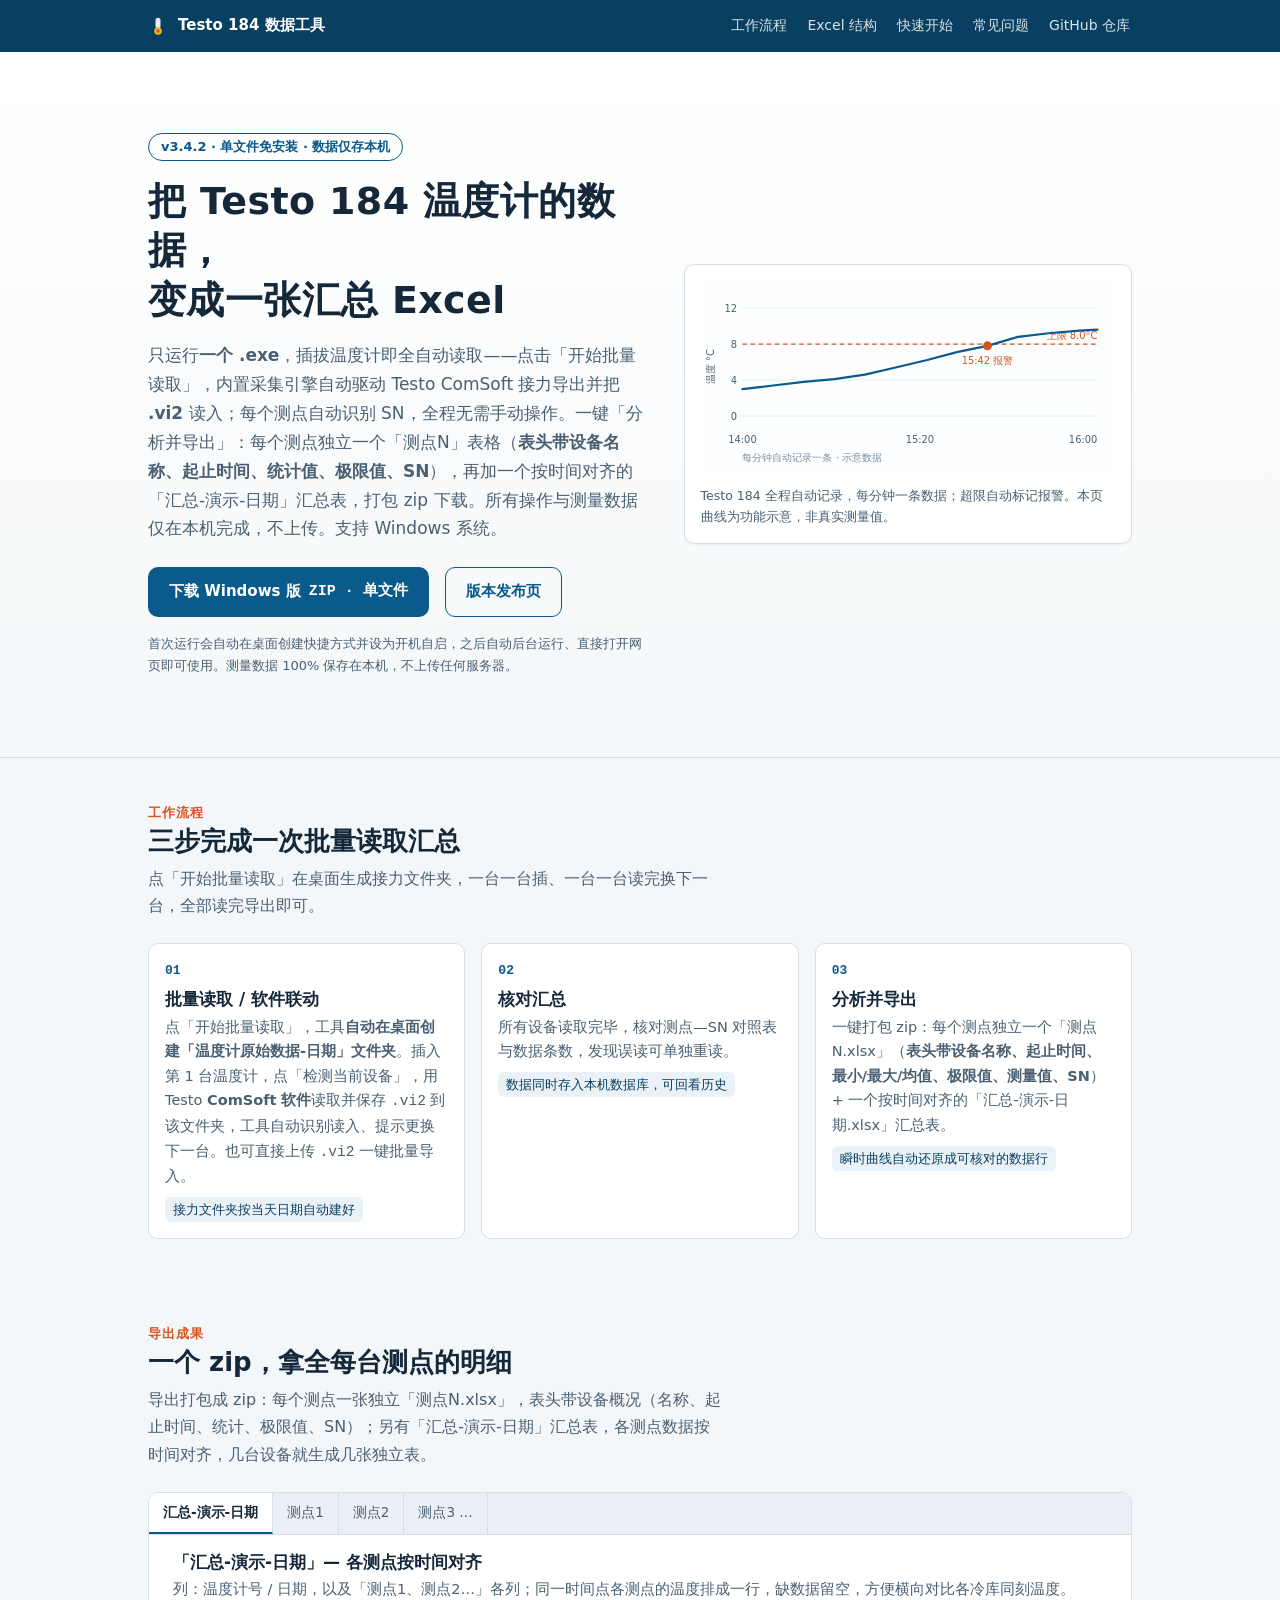
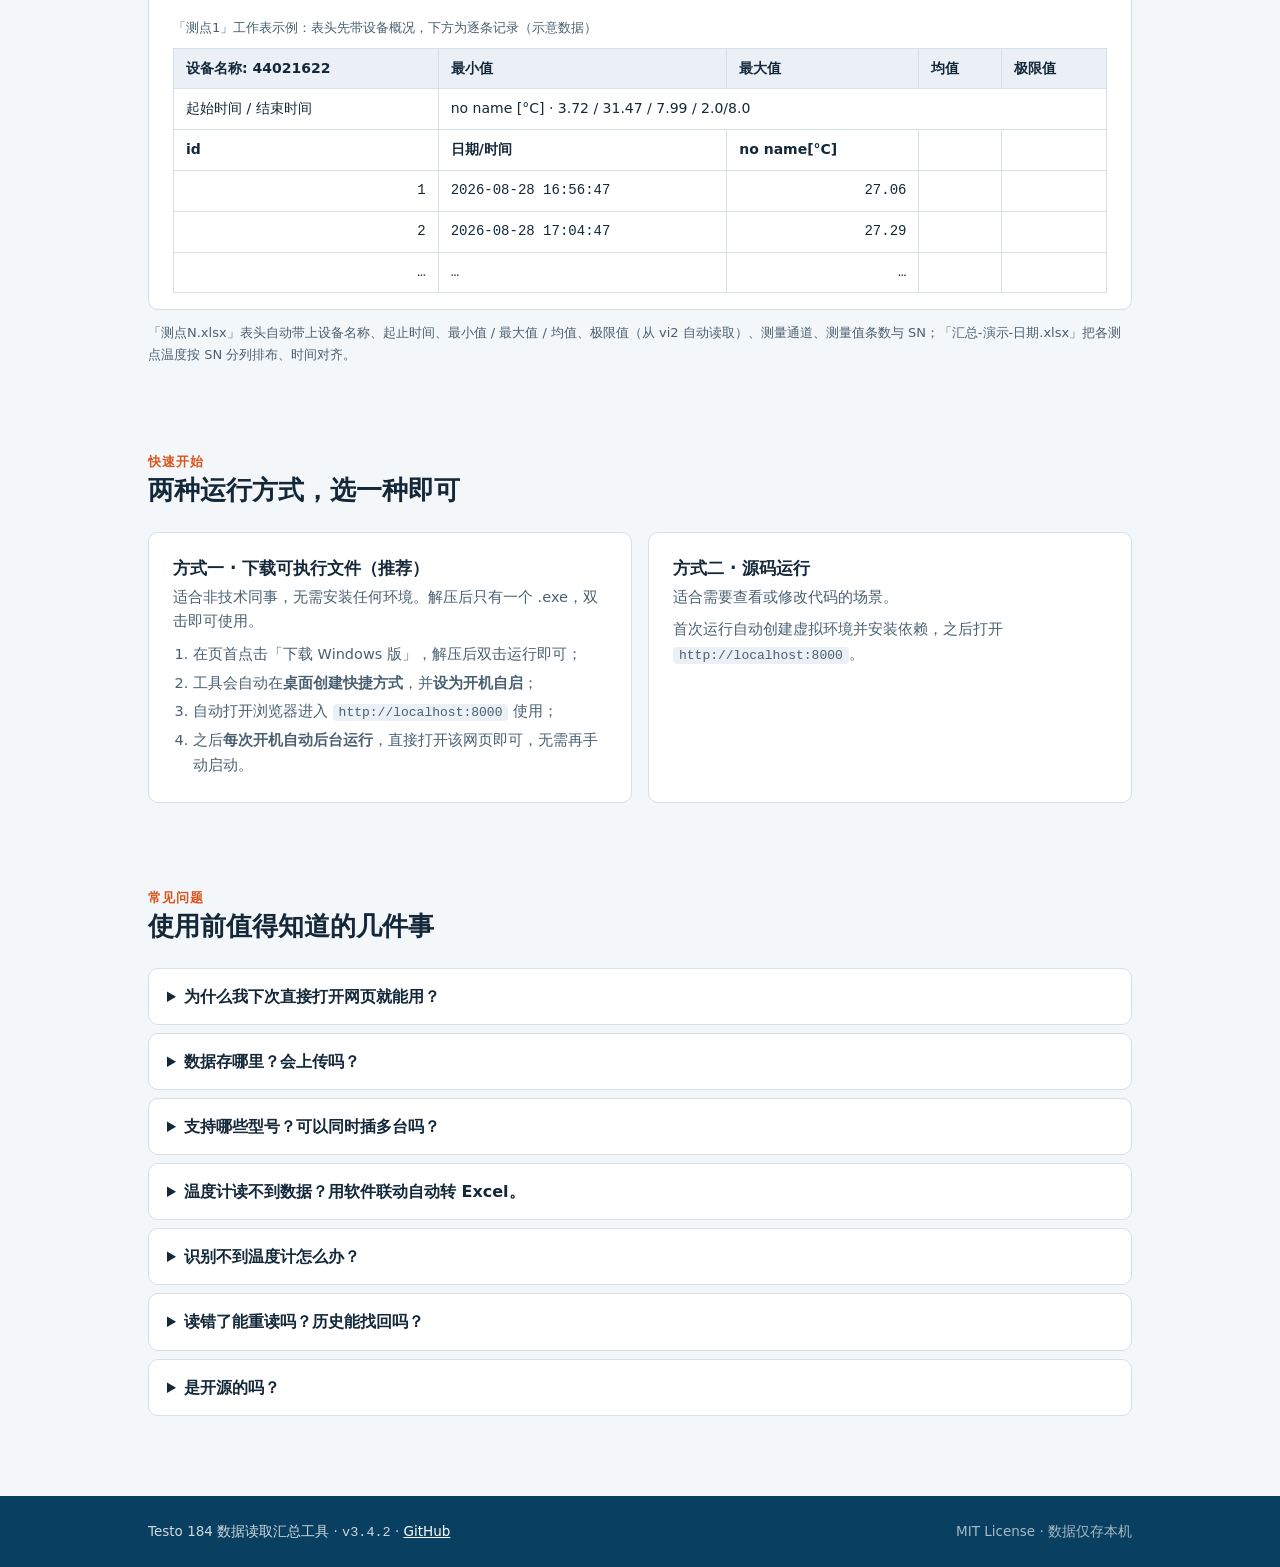
<file: index.html>
<!doctype html>
<html lang="zh-CN">
<head>
<meta charset="UTF-8">
<meta name="viewport" content="width=device-width, initial-scale=1.0">
<title>Testo 184 数据读取汇总工具 · 下载与使用说明</title>
<style>
:root{
  --canvas:#F4F7F9;--surface:#FFFFFF;--ink:#14283A;--ink-2:#4A6072;--line:#D5DFE6;
  --brand:#0A5A8C;--brand-deep:#093F60;--accent:#D9531E;--on-brand:#FFFFFF;
  --mono:ui-monospace,SFMono-Regular,Menlo,Consolas,"Liberation Mono",monospace;
  --sans:system-ui,-apple-system,BlinkMacSystemFont,"Segoe UI","PingFang SC","Hiragino Sans GB","Microsoft YaHei",sans-serif;
  --radius:10px;--sp-1:8px;--sp-2:16px;--sp-3:24px;--sp-4:40px;
  --pad-x:clamp(16px,4vw,48px);--focus:#0A5A8C;
}
*{box-sizing:border-box}
html{scroll-behavior:smooth}
body{margin:0;background:var(--canvas);color:var(--ink);font-family:var(--sans);font-size:16px;line-height:1.7;-webkit-font-smoothing:antialiased;overflow-x:hidden}
a{color:var(--brand)}a:hover{color:var(--brand-deep)}
:focus-visible{outline:3px solid var(--focus);outline-offset:2px;border-radius:4px}
h1,h2,h3{line-height:1.3;margin:0}
h1{font-size:clamp(26px,4vw,38px);letter-spacing:.01em}
h2{font-size:clamp(20px,2.6vw,26px)}
h3{font-size:17px}
p{margin:0}
.num{font-variant-numeric:tabular-nums;font-family:var(--mono)}
.wrap{max-width:1080px;margin:0 auto;padding-left:var(--pad-x);padding-right:var(--pad-x)}
.topbar{background:var(--brand-deep);color:#fff}
.topbar .wrap{display:flex;align-items:center;justify-content:space-between;gap:var(--sp-2);padding-top:10px;padding-bottom:10px;flex-wrap:wrap}
.topbar .brand{display:flex;align-items:center;gap:10px;font-weight:700;font-size:15px}
.topbar nav{display:flex;gap:var(--sp-2);flex-wrap:wrap}
.topbar nav a{color:rgba(255,255,255,.85);text-decoration:none;font-size:14px;padding:4px 2px}
.topbar nav a:hover{color:#fff;text-decoration:underline}
.hero{background:linear-gradient(180deg,var(--surface),var(--canvas));border-bottom:1px solid var(--line)}
.hero .wrap{display:grid;grid-template-columns:minmax(0,1.05fr) minmax(0,.95fr);gap:var(--sp-4);align-items:center;padding-top:var(--sp-4);padding-bottom:var(--sp-4)}
.hero .tag{display:inline-block;font-size:13px;font-weight:600;color:var(--brand);border:1px solid var(--brand);border-radius:999px;padding:2px 12px;margin-bottom:var(--sp-2)}
.hero p.lead{color:var(--ink-2);font-size:17px;margin-top:var(--sp-2);max-width:34em}
.dl-row{display:flex;gap:var(--sp-2);flex-wrap:wrap;margin-top:var(--sp-3)}
.btn{display:inline-flex;align-items:center;gap:8px;text-decoration:none;font-weight:600;font-size:15px;border-radius:var(--radius);padding:11px 20px;border:1px solid transparent;transition:transform .15s ease,opacity .15s ease}
.btn:active{transform:translateY(1px)}
.btn-primary{background:var(--brand);color:#fff}.btn-primary:hover{background:var(--brand-deep);color:#fff}
.btn-ghost{border-color:var(--brand);color:var(--brand);background:transparent}.btn-ghost:hover{background:#E8F1F7}
.meta-note{margin-top:var(--sp-2);font-size:13px;color:var(--ink-2)}
.meta-note strong{color:var(--ink)}
figure.chart{margin:0;background:var(--surface);border:1px solid var(--line);border-radius:var(--radius);padding:var(--sp-2);box-shadow:0 1px 2px rgba(20,40,58,.06)}
figure.chart figcaption{font-size:12.5px;color:var(--ink-2);margin-top:6px}
section{padding-top:var(--sp-4);padding-bottom:var(--sp-4)}
.sec-head{max-width:36em;margin-bottom:var(--sp-3)}
.sec-head .kicker{font-size:13px;font-weight:700;letter-spacing:.08em;color:var(--accent);text-transform:uppercase}
.sec-head p{color:var(--ink-2);margin-top:6px}
.steps{display:grid;grid-template-columns:repeat(auto-fit,minmax(220px,1fr));gap:var(--sp-2);counter-reset:step}
.step{background:var(--surface);border:1px solid var(--line);border-radius:var(--radius);padding:var(--sp-2)}
.step::before{counter-increment:step;content:counter(step,decimal-leading-zero);font-family:var(--mono);font-size:13px;font-weight:700;color:var(--brand);display:block;margin-bottom:6px}
.step h3{margin-bottom:4px}.step p{font-size:14.5px;color:var(--ink-2)}
.step .hint{display:inline-block;margin-top:8px;font-size:12.5px;background:#EAF2F8;color:#093F60;border-radius:6px;padding:2px 8px}
.excel{background:var(--surface);border:1px solid var(--line);border-radius:var(--radius);overflow:hidden}
.excel .tabs{display:flex;flex-wrap:wrap;background:#EAF0F5;border-bottom:1px solid var(--line)}
.excel .tab{font-size:13.5px;padding:8px 14px;border-right:1px solid var(--line);color:var(--ink-2);white-space:nowrap}
.excel .tab.on{background:var(--surface);color:var(--ink);font-weight:700;border-bottom:2px solid var(--brand)}
.excel .body{padding:var(--sp-2) var(--sp-3);min-height:118px}
.excel .body h3{margin-bottom:4px}.excel .body p{font-size:14.5px;color:var(--ink-2)}
.tablewrap{overflow-x:auto;margin-top:var(--sp-2)}
table{border-collapse:collapse;width:100%;font-size:14px;background:var(--surface)}
caption{text-align:left;font-size:13px;color:var(--ink-2);padding-bottom:8px}
th,td{border:1px solid var(--line);padding:8px 12px;text-align:left;vertical-align:top}
thead th{background:#EAF0F5;font-weight:700}
td.n{font-family:var(--mono);font-variant-numeric:tabular-nums;text-align:right;white-space:nowrap}
tr.alarm td{background:#FDF1EA}
tr.alarm td.warn{color:var(--accent);font-weight:700}
.start{display:grid;grid-template-columns:repeat(auto-fit,minmax(300px,1fr));gap:var(--sp-2)}
.card{background:var(--surface);border:1px solid var(--line);border-radius:var(--radius);padding:var(--sp-3)}
.card h3{margin-bottom:6px}.card p{font-size:14.5px;color:var(--ink-2)}
.card ol{margin:var(--sp-1) 0 0;padding-left:20px;font-size:14.5px;color:var(--ink-2)}
.card ol li{margin-top:4px}
.card code{font-family:var(--mono);background:#EAF0F5;border-radius:4px;padding:1px 6px;font-size:13px}
pre{background:#0E2438;color:#DCE9F2;border-radius:8px;padding:14px 16px;font-family:var(--mono);font-size:13.5px;line-height:1.6;overflow-x:auto;margin:var(--sp-1) 0 0}
pre .c{color:#7FA3BC}pre .p{color:#F0B429}
details{background:var(--surface);border:1px solid var(--line);border-radius:var(--radius);margin-top:var(--sp-1)}
summary{cursor:pointer;font-weight:600;padding:14px 18px}
summary:hover{color:var(--brand)}
details[open] summary{border-bottom:1px solid var(--line)}
details .ans{padding:12px 18px 16px;font-size:14.5px;color:var(--ink-2)}
details .ans code{font-family:var(--mono);background:#EAF0F5;border-radius:4px;padding:1px 6px;font-size:13px}
footer{background:var(--brand-deep);color:rgba(255,255,255,.8);margin-top:var(--sp-4)}
footer .wrap{padding-top:var(--sp-3);padding-bottom:var(--sp-3);display:flex;justify-content:space-between;gap:var(--sp-2);flex-wrap:wrap;font-size:13.5px}
footer a{color:#fff}
footer .lic{opacity:.8}
@media (max-width:860px){.hero .wrap{grid-template-columns:1fr}figure.chart{order:-1}}
@media print{body{background:#fff}.topbar,footer{background:#fff;color:#000;border-bottom:1px solid #ccc}.topbar nav{display:none}.btn{border:1px solid #333;color:#000}pre{background:#f2f2f2;color:#000}a{color:#000;text-decoration:none}section{padding:12px 0}}
@media (prefers-reduced-motion:reduce){*{transition:none!important;scroll-behavior:auto!important}}
</style>
</head>
<body>

<header class="topbar">
  <div class="wrap">
    <div class="brand">
      <svg width="20" height="20" viewBox="0 0 24 24" fill="none" aria-hidden="true">
        <rect x="9" y="2" width="6" height="13" rx="3" fill="#fff" opacity=".9"/>
        <circle cx="12" cy="18" r="4.5" fill="#f0b429"/><circle cx="12" cy="18" r="2" fill="#d9531e"/>
      </svg>
      Testo 184 数据工具
    </div>
    <nav aria-label="页面导航">
      <a href="#workflow">工作流程</a><a href="#excel">Excel 结构</a><a href="#start">快速开始</a>
      <a href="#faq">常见问题</a>
      <a href="https://github.com/makacy-999/testo184-data-tool" target="_blank" rel="noopener noreferrer">GitHub 仓库</a>
    </nav>
  </div>
</header>

<main>
  <section class="hero" aria-labelledby="main-title">
    <div class="wrap">
      <div>
        <span class="tag">v3.4.2 · 单文件免安装 · 数据仅存本机</span>
        <h1 id="main-title">把 Testo 184 温度计的数据，<br>变成一张汇总 Excel</h1>
        <p class="lead">只运行<b>一个 .exe</b>，插拔温度计即全自动读取——点击「开始批量读取」，内置采集引擎自动驱动 Testo ComSoft 接力导出并把 <b>.vi2</b> 读入；每个测点自动识别 SN，全程无需手动操作。一键「分析并导出」：每个测点独立一个「测点N」表格（<b>表头带设备名称、起止时间、统计值、极限值、SN</b>），再加一个按时间对齐的「汇总-演示-日期」汇总表，打包 zip 下载。所有操作与测量数据仅在本机完成，不上传。支持 Windows 系统。</p>
        <div class="dl-row">
          <a class="btn btn-primary" href="https://github.com/makacy-999/testo184-data-tool/releases/download/v3.3.0/Testo184Tool-Windows-v3.4.2.zip" target="_blank" rel="noopener noreferrer">下载 Windows 版 <span class="num">ZIP · 单文件</span></a>
          <a class="btn btn-ghost" href="https://github.com/makacy-999/testo184-data-tool/releases/tag/v3.4.2" target="_blank" rel="noopener noreferrer">版本发布页</a>
        </div>
        <p class="meta-note">首次运行会自动在桌面创建快捷方式并设为开机自启，之后自动后台运行、直接打开网页即可使用。测量数据 100% 保存在本机，不上传任何服务器。</p>
      </div>
      <figure class="chart">
        <svg viewBox="0 0 460 210" width="100%" role="img" aria-labelledby="chart-t chart-d">
          <title id="chart-t">逐分钟温度记录示意曲线</title>
          <desc id="chart-d">示意图：温度计每分钟记录一条数据，曲线在 15:42 超过上限 8°C 触发报警标记。非真实测量数据。</desc>
          <rect x="0" y="0" width="460" height="210" fill="#FDFEFF" rx="8"/>
          <g stroke="#E3EBF1" stroke-width="1">
            <line x1="46" y1="30" x2="440" y2="30"/><line x1="46" y1="70" x2="440" y2="70"/>
            <line x1="46" y1="110" x2="440" y2="110"/><line x1="46" y1="150" x2="440" y2="150"/>
          </g>
          <line x1="46" y1="70" x2="440" y2="70" stroke="#D9531E" stroke-width="1.5" stroke-dasharray="5 4"/>
          <text x="440" y="64" font-size="11" fill="#D9531E" text-anchor="end">上限 8.0°C</text>
          <polyline fill="none" stroke="#0A5A8C" stroke-width="2.5" stroke-linejoin="round" stroke-linecap="round"
            points="46,120 80,116 114,112 148,109 182,104 216,96 250,88 284,79 318,72 352,62 386,58 420,55 440,54"/>
          <circle cx="318" cy="72" r="5" fill="#D9531E"/>
          <text x="318" y="92" font-size="11" fill="#D9531E" text-anchor="middle">15:42 报警</text>
          <g font-size="11" fill="#4A6072">
            <text x="40" y="34" text-anchor="end">12</text><text x="40" y="74" text-anchor="end">8</text>
            <text x="40" y="114" text-anchor="end">4</text><text x="40" y="154" text-anchor="end">0</text>
            <text x="46" y="180" text-anchor="middle">14:00</text>
            <text x="243" y="180" text-anchor="middle">15:20</text>
            <text x="440" y="180" text-anchor="end">16:00</text>
            <text x="14" y="95" transform="rotate(-90 14 95)" text-anchor="middle">温度 °C</text>
          </g>
          <text x="46" y="200" font-size="11.5" fill="#7A8FA0">每分钟自动记录一条 · 示意数据</text>
        </svg>
        <figcaption>Testo 184 全程自动记录，每分钟一条数据；超限自动标记报警。本页曲线为功能示意，非真实测量值。</figcaption>
      </figure>
    </div>
  </section>

  <section id="workflow" aria-labelledby="wf-title">
    <div class="wrap">
      <div class="sec-head">
        <span class="kicker">工作流程</span>
        <h2 id="wf-title">三步完成一次批量读取汇总</h2>
        <p>点「开始批量读取」在桌面生成接力文件夹，一台一台插、一台一台读完换下一台，全部读完导出即可。</p>
      </div>
      <div class="steps">
        <div class="step"><h3>批量读取 / 软件联动</h3><p>点「开始批量读取」，工具<b>自动在桌面创建「温度计原始数据-日期」文件夹</b>。插入第 1 台温度计，点「检测当前设备」，用 Testo <b>ComSoft 软件</b>读取并保存 <code>.vi2</code> 到该文件夹，工具自动识别读入、提示更换下一台。也可直接上传 <code>.vi2</code> 一键批量导入。</p><span class="hint">接力文件夹按当天日期自动建好</span></div>
        <div class="step"><h3>核对汇总</h3><p>所有设备读取完毕，核对测点—SN 对照表与数据条数，发现误读可单独重读。</p><span class="hint">数据同时存入本机数据库，可回看历史</span></div>
        <div class="step"><h3>分析并导出</h3><p>一键打包 zip：每个测点独立一个「测点N.xlsx」（<b>表头带设备名称、起止时间、最小/最大/均值、极限值、测量值、SN</b>）+ 一个按时间对齐的「汇总-演示-日期.xlsx」汇总表。</p><span class="hint">瞬时曲线自动还原成可核对的数据行</span></div>
      </div>
    </div>
  </section>

  <section id="excel" aria-labelledby="ex-title">
    <div class="wrap">
      <div class="sec-head">
        <span class="kicker">导出成果</span>
        <h2 id="ex-title">一个 zip，拿全每台测点的明细</h2>
        <p>导出打包成 zip：每个测点一张独立「测点N.xlsx」，表头带设备概况（名称、起止时间、统计、极限值、SN）；另有「汇总-演示-日期」汇总表，各测点数据按时间对齐，几台设备就生成几张独立表。</p>
      </div>
      <div class="excel">
        <div class="tabs" role="tablist" aria-label="导出结构示意">
          <span class="tab on">汇总-演示-日期</span><span class="tab">测点1</span><span class="tab">测点2</span><span class="tab">测点3 …</span>
        </div>
        <div class="body" aria-live="polite">
          <h3 id="sheet-desc">「汇总-演示-日期」— 各测点按时间对齐</h3>
          <p id="sheet-p">列：温度计号 / 日期，以及「测点1、测点2…」各列；同一时间点各测点的温度排成一行，缺数据留空，方便横向对比各冷库同刻温度。</p>
          <div class="tablewrap">
            <table>
              <caption>「测点1」工作表示例：表头先带设备概况，下方为逐条记录（示意数据）</caption>
              <thead><tr><th scope="col">设备名称: 44021622</th><th scope="col">最小值</th><th scope="col">最大值</th><th scope="col">均值</th><th scope="col">极限值</th></tr></thead>
              <tbody>
                <tr><td>起始时间 / 结束时间</td><td colspan="4">no name [°C] · 3.72 / 31.47 / 7.99 / 2.0/8.0</td></tr>
                <tr><th scope="col">id</th><th scope="col">日期/时间</th><th scope="col">no name[°C]</th><th></th><th></th></tr>
                <tr><td class="n">1</td><td class="num">2026-08-28 16:56:47</td><td class="n">27.06</td><td></td><td></td></tr>
                <tr><td class="n">2</td><td class="num">2026-08-28 17:04:47</td><td class="n">27.29</td><td></td><td></td></tr>
                <tr><td class="n">…</td><td class="num">…</td><td class="n">…</td><td></td><td></td></tr>
              </tbody>
            </table>
          </div>
        </div>
      </div>
      <p class="meta-note" style="margin-top:12px">「测点N.xlsx」表头自动带上设备名称、起止时间、最小值 / 最大值 / 均值、极限值（从 vi2 自动读取）、测量通道、测量值条数与 SN；「汇总-演示-日期.xlsx」把各测点温度按 SN 分列排布、时间对齐。</p>
    </div>
  </section>

  <section id="start" aria-labelledby="st-title">
    <div class="wrap">
      <div class="sec-head"><span class="kicker">快速开始</span><h2 id="st-title">两种运行方式，选一种即可</h2></div>
      <div class="start">
        <div class="card">
          <h3>方式一 · 下载可执行文件（推荐）</h3>
          <p>适合非技术同事，无需安装任何环境。解压后只有一个 .exe，双击即可使用。</p>
          <ol>
            <li>在页首点击「下载 Windows 版」，解压后双击运行即可；</li>
            <li>工具会自动在<b>桌面创建快捷方式</b>，并<b>设为开机自启</b>；</li>
            <li>自动打开浏览器进入 <code>http://localhost:8000</code> 使用；</li>
            <li>之后<b>每次开机自动后台运行</b>，直接打开该网页即可，无需再手动启动。</li>
          </ol>
        </div>
        <div class="card">
          <h3>方式二 · 源码运行</h3>
          <p>适合需要查看或修改代码的场景。</p>
          
          <p style="margin-top:8px">首次运行自动创建虚拟环境并安装依赖，之后打开 <code>http://localhost:8000</code>。</p>
        </div>
      </div>
    </div>
  </section>

  <section id="faq" aria-labelledby="faq-title">
    <div class="wrap">
      <div class="sec-head"><span class="kicker">常见问题</span><h2 id="faq-title">使用前值得知道的几件事</h2></div>
      <details><summary>为什么我下次直接打开网页就能用？</summary><div class="ans">首次双击运行时，工具会自动在你的<b>桌面创建快捷方式</b>，并<b>注册为开机自启</b>。之后每次开机它都在后台自动运行（不弹窗、不干扰），你只需在浏览器打开 <code>http://localhost:8000</code> 就能直接使用，无需再手动启动。若想彻底停用自启，在桌面图标右键 → 打开所在位置删除，再到「任务管理器 → 启动」里禁用该项即可。</div></details>
      <details><summary>数据存哪里？会上传吗？</summary><div class="ans">全部保存在你电脑上的本地数据库（程序目录的 <code>data</code> 子目录），不经过任何服务器。导出的 Excel 也只生成在本机，由你自己分发。</div></details>
      <details><summary>支持哪些型号？可以同时插多台吗？</summary><div class="ans">当前版本针对 <strong>Testo 184</strong> 系列设计。读取方式为逐台插入：插一台读一台，读完提示更换下一台——这样测点与设备 SN 的对应关系最可靠，也避免 USB Hub 供电不足导致读数失败。</div></details>
      <details><summary>温度计读不到数据？用软件联动自动转 Excel。</summary><div class="ans">部分 Testo 184 固件的完整数据需官方软件读取。工具已内置<b>全自动采集</b>：点「开始批量读取」（若尚未设置，首次先点「⚙ 设置 Comfort Software 路径」选择电脑上的 <code>cc4.exe</code>），工具便在内置后台自动驱动 Testo ComSoft 接力导出 <code>.vi2</code>；此后你只需<b>依次插拔每一台温度计</b>，工具每隔几秒自动扫描接力文件夹，把新导出的测点自动读入（自动识别 SN、极限值、采样间隔、起止时间），无需任何手动操作。插完所有温度计，点「进入下一环节 → 分析导出」即可得到 Excel。也可直接把温度计 U 盘或本机的 <code>.vi2</code> 文件批量上传导入；导出时每个测点独立一张「测点N」表，表头自动带设备概况与极限值。</div></details>
<details><summary>识别不到温度计怎么办？</summary><div class="ans">点击「扫描 USB 设备」前先确认设备指示灯亮起；如仍无法识别，换个 USB 口或转接头再扫。接入后系统会把设备识别为一个移动磁盘。</div></details>
      <details><summary>读错了能重读吗？历史能找回吗？</summary><div class="ans">可以。读取确认前可放弃重插；确认后发现错误，可在会话中删除该测点重读。所有历史会话保存在本机数据库，打开应用即可切换查看。</div></details>
      <details><summary>是开源的吗？</summary><div class="ans">是，采用 MIT 协议开源，源码与更新发布在 <a href="https://github.com/makacy-999/testo184-data-tool" target="_blank" rel="noopener noreferrer">GitHub 仓库</a>。</div></details>
    </div>
  </section>
</main>

<footer>
  <div class="wrap">
    <div>Testo 184 数据读取汇总工具 · <span class="num">v3.4.2</span> · <a href="https://github.com/makacy-999/testo184-data-tool" target="_blank" rel="noopener noreferrer">GitHub</a></div>
    <div class="lic">MIT License · 数据仅存本机</div>
  </div>
</footer>

<script>
(function(){try{
  document.querySelectorAll('a[href^="#"]').forEach(function(a){a.addEventListener('click',function(e){var id=this.getAttribute('href').slice(1),t=document.getElementById(id);if(t){e.preventDefault();t.scrollIntoView({behavior:'smooth',block:'start'});}});});
  var desc={
    '汇总-演示-日期':['「汇总-演示-日期」— 各测点按时间对齐','列：温度计号 / 日期，以及「测点1、测点2…」各列；同一时间点各测点温度排成一行，缺数据留空，方便横向对比。'],
    '测点1':['「测点1.xlsx」— 该设备的记录表','表头带设备名称、起止时间、最小/最大/均值、极限值、测量通道、测量值、SN；下方是逐条 id + 日期/时间 + 温度记录。'],
    '测点2':['「测点2.xlsx」— 与测点1 结构完全一致','每台设备一张独立表，发现数据这段时间与批号对应一目了然。'],
    '测点3 …':['测点数量不限','有几个 .vi2 文件就生成几张独立表，表名按「测点N」自动命名。']
  };
  var tabs=document.querySelectorAll('.excel .tab'),h=document.getElementById('sheet-desc'),p=document.getElementById('sheet-p');
  tabs.forEach(function(t){t.style.cursor='pointer';t.addEventListener('click',function(){var d=desc[t.textContent.trim()];if(!d||!h||!p)return;tabs.forEach(function(x){x.classList.remove('on');});t.classList.add('on');h.textContent=d[0];p.textContent=d[1];});});
}catch(e){}})();
</script>
</body>
</html>
</file>
